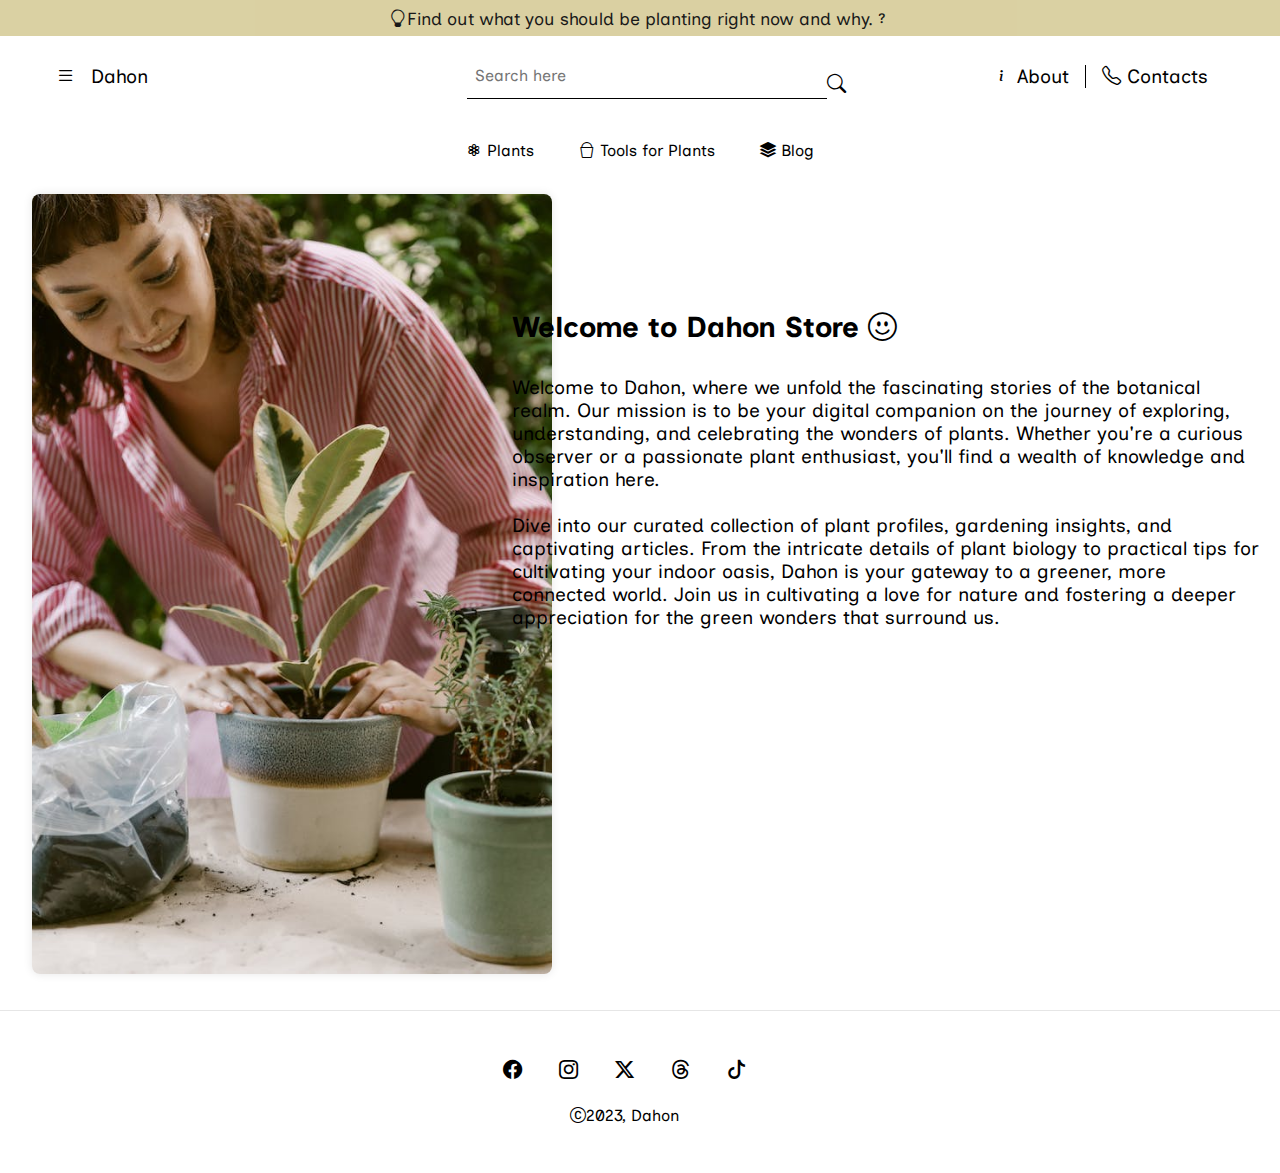
<file: AboutUs.html>
<!DOCTYPE html>
<html>
<head>
<title>About Us</title>
<link rel="stylesheet" type="text/css" href="AboutUs.css" >

<link rel="stylesheet" href="https://cdn.jsdelivr.net/npm/bootstrap-icons@1.11.1/font/bootstrap-icons.css">
<!-- Google Icons -->
<link href="https://fonts.googleapis.com/icon?family=Material+Icons" rel="stylesheet">
</head>
<body>
    <div class="header-ad">
        <div class="ad-content">
            <i class="bi bi-lightbulb"></i> Find out what you should be planting right now and why. <i class="bi bi-question"></i>
        </div>
</div>
<div class="nav-container">
    <div class="burger-menu">
        <i class="bi bi-list"></i>
        <div class="logo"><a href="landing.html">Dahon</a></div>
    </div>
    <div class="search-container">
        <input placeholder="Search here" type="search" name="search" id="search"><i class="bi bi-search" name="searchbtn"></i>
    </div>
    <div class="hug-container">
        <div class="about-us">
            <a href="AboutUs.html"><i class="bi bi-info"></i> <span>About</span></a>
        </div>
        <div class="divider-length"></div>
        <div class="contacts">
            <a href="#contacts"><i class="bi bi-telephone"></i> <span>Contacts</span></a>
        </div>
    </div>
</div>
<div class="second-nav">
    <ul class="navigation">
        <li class="nav-list"><a href="plants.html"><i class="bi bi-flower3"></i> Plants</a></li>
        <li class="nav-list"><a href="tools.html"><i class="bi bi-bucket"></i> Tools for Plants</a></li>
        <li class="nav-list"><a href="blog.html"><i class="bi bi-stack"></i> Blog</a></li>
    </ul>
</div>


<div class="about-section">
    <div class="picture-holder">
        <img src="Begginer.jpeg" alt="Dahon Store Image">
    </div>
    <div class="description">
        <h2>Welcome to Dahon Store <i class="bi bi-emoji-smile"></i></h2>
        <p>
            Welcome to Dahon, where we unfold the fascinating stories of the botanical realm. Our mission is to be your digital companion on the journey of exploring, understanding, and celebrating the wonders of plants. Whether you're a curious observer or a passionate plant enthusiast, you'll find a wealth of knowledge and inspiration here.
        </p><br>
        <p>
            Dive into our curated collection of plant profiles, gardening insights, and captivating articles. From the intricate details of plant biology to practical tips for cultivating your indoor oasis, Dahon is your gateway to a greener, more connected world. Join us in cultivating a love for nature and fostering a deeper appreciation for the green wonders that surround us.
        </p>
    </div>
</div>

<div class="divider"></div>


<div class="footer-container" id="contacts">
    <footer>
        <div class="socials">
            <a href="#"><i class="bi bi-facebook"></i></a>
            <a href="#"><i class="bi bi-instagram"></i></a>
            <a href="#"><i class="bi bi-twitter-x"></i></a>
            <a href="#"><i class="bi bi-threads"></i></a>
            <a href="#"><i class="bi bi-tiktok"></i></a>


        </div>
        <div class="credit">
            <i class="bi bi-c-circle"></i> 2023, Dahon
        </div>
    </footer>
</div>
</div>
</body>
</html>
</file>
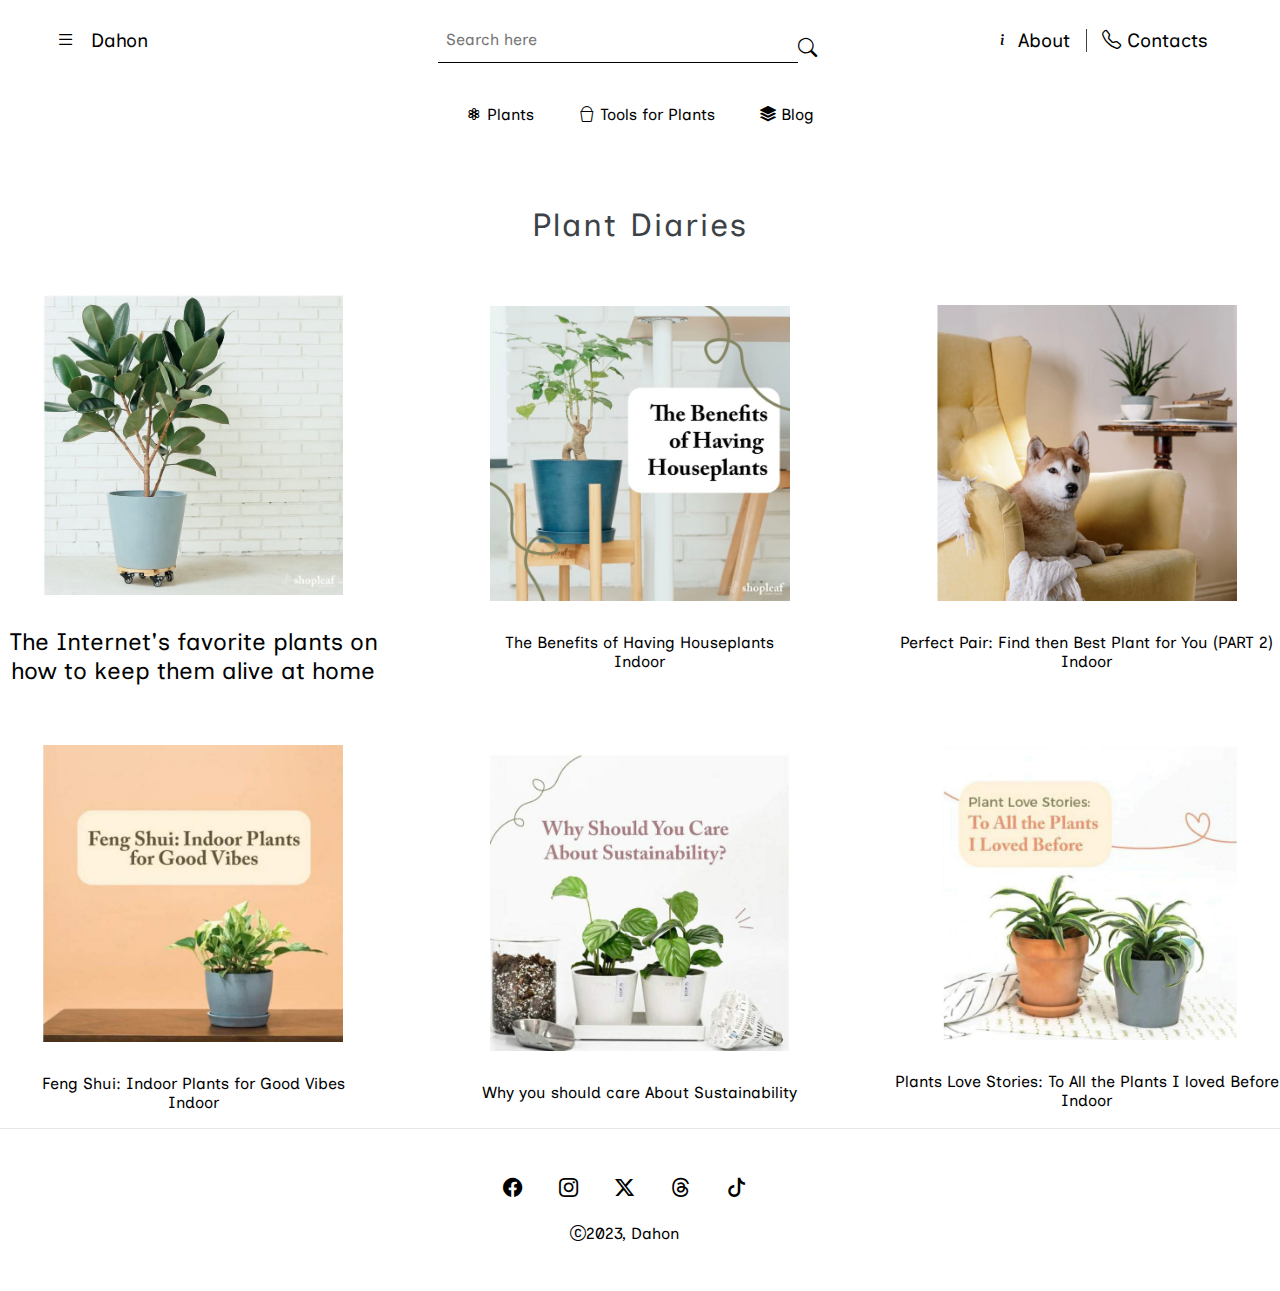
<file: blog.html>
<!DOCTYPE html>
<html lang="en">
<head>
    <meta charset="UTF-8">
    <meta name="viewport" content="width=device-width, initial-scale=1.0">
    <title>Blog | Dahon</title>
        <!-- Bootstrap -->
        <link rel="stylesheet" href="https://cdn.jsdelivr.net/npm/bootstrap-icons@1.11.1/font/bootstrap-icons.css">
        <!-- Google Icons -->
        <link href="https://fonts.googleapis.com/icon?family=Material+Icons" rel="stylesheet">
        <!-- Favicon -->
        <link rel="shortcut icon" href="favicon-32x32-removebg-preview.png" type="image/x-icon">
        <link rel="stylesheet" href="blog.css">
</head>
<body>
    <div class="container">
        
        <div class="nav-container">
            <div class="burger-menu">
                <i class="bi bi-list"></i>
                <div class="logo"><a href="landing.html">Dahon</a></div>
            </div>
            <div class="search-container">
                <input placeholder="Search here" type="search" name="search" id="search"><i class="bi bi-search" name="searchbtn"></i>
            </div>
            <div class="hug-container">
                <div class="about-us">
                    <a href="AboutUs.html"><i class="bi bi-info"></i> <span>About</span></a>
                </div>
                <div class="divider-length"></div>
                <div class="contacts">
                    <a href="#contacts"><i class="bi bi-telephone"></i> <span>Contacts</span></a>
                </div>
            </div>
        </div>

        <div class="second-nav">
            <ul class="navigation">
                <li class="nav-list"><a href="plants.html"><i class="bi bi-flower3"></i> Plants</a></li>
                <li class="nav-list"><a href="tools.html"><i class="bi bi-bucket"></i> Tools for Plants</a></li>
                <li class="nav-list"><a href="blog.html"><i class="bi bi-stack"></i> Blog</a></li>
            </ul>
        </div>

        <div class="main-title">
            <p>Plant Diaries</p>
        </div>

        <div class="main-wrapper">
                <div class="blog-container">
                    <div class="blog one">
                        <img src="1.jpg" alt="">
                        <div class="blog-name">
                            <p class="blog-title">The Internet's favorite plants on how to keep them alive at home</p>
                            <p class="description"></p>
                        </div>
                    </div>
                    <div class="blog two">
                        <img src="2.jpg" alt="">
                        <div class="blog-name">
                            <p>The Benefits of Having Houseplants</p>
                            <p class="description">Indoor</p>
                        </div>
                    </div>
                    <div class="blog three">
                        <img src="3.jpg" alt="">
                        <div class="blog-name">
                            <p>Perfect Pair: Find then Best Plant for You (PART 2)</p>
                            <p class="description">Indoor</p>
                        </div>
                    </div>
                    <div class="blog four">
                        <img src="4.jpg" alt="">
                        <div class="blog-name">
                            <p>Feng Shui: Indoor Plants for Good Vibes</p>
                            <p class="description">Indoor</p>
                        </div>
                    </div>
                    <div class="blog five">
                        <img src="5.jpg" alt="">
                        <div class="blog-name">
                            <p>Why you should care About Sustainability</p>
                            <p class="description"></p>
                        </div>
                    </div>
                    <div class="blog six">
                        <img src="6.jpg" alt="">
                        <div class="blog-name">
                            <p>Plants Love Stories: To All the Plants I loved Before</p>
                            <p class="description">Indoor</p>
                        </div>
                    </div>
            </div>        
        </div>
<div class="divider"></div>
        <div class="footer-container">
            <footer id="contacts">
                <div class="socials">
                    <a href="#"><i class="bi bi-facebook"></i></a>
                    <a href="#"><i class="bi bi-instagram"></i></a>
                    <a href="#"><i class="bi bi-twitter-x"></i></a>
                    <a href="#"><i class="bi bi-threads"></i></a>
                    <a href="#"><i class="bi bi-tiktok"></i></a>


                </div>
                <div class="credit">
                    <i class="bi bi-c-circle"></i> 2023, Dahon
                </div>
            </footer>
        </div>
    </div>
</body>
</html>
</file>
<file: AboutUs.css>
@import url(https://fonts.googleapis.com/css?family=Inclusive+Sans:regular,italic);
@import url(https://fonts.googleapis.com/css?family=Montserrat:100,200,300,regular,500,600,700,800,900,100italic,200italic,300italic,italic,500italic,600italic,700italic,800italic,900italic);
:root {
    --primary-bg: #fff;
    --secondary-bg: #2d3f36;
    --third-bg: #D1C2B5;
    --ad-bg: #D6CC99;
    --secondary-text-color: #fff; /* just in case di bagay sa bg*/
    --alt-text-color: #3d4246; /* desc only */
    --primary-text-color: #000;
}

html {
    scroll-behavior: smooth;
}


body {
    background-color: #ffffff;
}
*{
    text-decoration: none;
    margin: 0;
    padding: 0;
    box-sizing: border-box;
    list-style-type: none;
    color: #000;
    font-family: 'Inclusive Sans';
  }
  
  .burger-menu {
      display: flex;
      justify-content: center;
      padding: .8rem .5rem;
  }
  
  .header-ad {
      width: 100vw;
      background-color: var(--ad-bg);
      height: 4vh;
  }
  
  .header-ad .ad-content {
      display: flex;
      justify-content: center;
      padding: 8px 0;
      color: var(--first-color);
      font-size: 1.1rem;
      width: 100vw;
  }
  
  .header-ad:hover {
      opacity: 90%;
  }
  
  .nav-container {
      padding: 1rem;
      display: flex;
      justify-content: space-between;
      margin: 0 2rem;
      font-size: 1.2rem;
  
  }
  .nav-container .logo {
      margin: 0 0 0 1rem;
  }
  .navigation li a:hover{
      color: #333;
  }
  .navigation li a:after{
      content: '';
      display: block;
      width: 0;
      height: 2px;
      background: var(--secondary-bg);
      transition: width .3s ease;
  }
  .navigation li a:hover:after {
      width: 100%;
      transition: width .3s;
  }
  .nav-container  .hug-container {
      display: flex;
      padding: .8rem .5rem;
  }
  .second-nav .navigation{
      display: flex;
      justify-content: center;
      margin: 1.5rem 0;
  }
  .navigation .nav-list {
      margin: 0 2.5vh;
  }
  .hug-container  .about-us{
      margin: 0 1rem 0 0;
  }
  .contacts {
      margin: 0 1rem;
      text-align: center;
      display: flex;
      justify-content: center;
  }
  .sign-up-in {
      display: flex;
      margin: 0 0 0 1rem;
      text-align: center;
      justify-content: center;
      display: flex;
  }
  .search-container {
      display: flex;
      justify-content: center;
      align-items: center;
      text-align: center;
  }
  .search-container input{
      width: 40vh;
      padding: .8rem .5rem;
      margin: 0 0 0 13.5vw;
      border: none;
      border-bottom: .5px solid black;
      font-size: 1rem;
  }
  .search-container input:focus {
      outline: none;
  }
  .bi-search {
      margin: 1rem 0 0 0;
  }
  .divider-length {
      width: 1px;
      background-color: #000;
  }
  .burger-menu {
    display: flex;
    justify-content: center;
    padding: .8rem .5rem;
}

.header-ad {
    width: 100vw;
    background-color: var(--ad-bg);
    height: 4vh;
}

.header-ad .ad-content {
    display: flex;
    justify-content: center;
    padding: 8px 0;
    color: var(--first-color);
    font-size: 1.1rem;
    width: 100vw;
}

.header-ad:hover {
    opacity: 90%;
}

.nav-container {
    padding: 1rem;
    display: flex;
    justify-content: space-between;
    margin: 0 2rem;
    font-size: 1.2rem;
    
}

.nav-container .logo {
    margin: 0 0 0 1rem;
}


.navigation li a:hover{
    color: #333;
}

.navigation li a:after{
    content: '';
    display: block;
    width: 0;
    height: 2px;
    background: var(--secondary-bg);
    transition: width .3s ease;
}

.navigation li a:hover:after {
    width: 100%;
    transition: width .3s;
}

.nav-container  .hug-container {
    display: flex;
    padding: .8rem .5rem;
}

.second-nav .navigation{
    display: flex;
    justify-content: center;
    margin: 1.5rem 0;
}


.navigation .nav-list {
    margin: 0 2.5vh;
}


.hug-container  .about-us{
    margin: 0 1rem 0 0;
}

.contacts {
    margin: 0 1rem;
    text-align: center;
    display: flex;
    justify-content: center;
}

.sign-up-in {
    display: flex;
    margin: 0 0 0 1rem;
    text-align: center;
    justify-content: center;
    display: flex;
}


.search-container {
    display: flex;
    justify-content: center;
    align-items: center;
    text-align: center;
}

.search-container input{
    width: 40vh;
    padding: .8rem .5rem;
    margin: 0 0 0 13.5vw;
    border: none;
    border-bottom: .5px solid black;
    font-size: 1rem;
}

.search-container input:focus {
    outline: none;
}

.bi-search {
    margin: 1rem 0 0 0;
}

.about-section {
    display: flex;
    align-items: center;
    margin: 2rem 0;
}

.picture-holder {
    width: 40%;
    padding: 0 2rem;
}

.picture-holder img {
    width: 520px;
    height: auto;
    border-radius: 8px;
    box-shadow: 0 0 10px rgba(0, 0, 0, 0.1);
}

.description {
    width: 60%;
    font-size: 1.2rem;
    margin-top: 1rem;
    margin-bottom: 15.5rem;
    margin-right: 1.25rem;
}

.description h2 {
    margin-bottom: 2rem; 
    margin-right: 1.25rem;
}

body {
    overflow-x: hidden;
}

.footer-container {
    display: flex;
    justify-content: center;
    padding: 2rem;
    margin: 1rem;
}

.social-title {
    display: flex;
    justify-content: center;
    margin: 0 2rem 0 0;
    padding: 1.5em;
    font-size: 1.2rem;
    color: var(--alt-text-color);
}

.socials .bi{
    justify-content: center;
    margin-right: 2rem;
    font-size: 1.2rem;
}

.socials .bi:hover {
    opacity: 70%;
}

.credit {
    display: flex;
    justify-content: center;
    margin: 1.5rem 2rem 0 0;
}


a, button {
    cursor: pointer;
}

.divider {
    border: none;
    border-bottom: .5px solid #e6e6e6;
    margin: 1rem 0;
}


.divider {
    border: none;
    border-bottom: .5px solid #e6e6e6;
    margin: 1rem 0;
}
</file>
<file: blog.css>
@import url(https://fonts.googleapis.com/css?family=Inclusive+Sans:regular,italic);
@import url(https://fonts.googleapis.com/css?family=Montserrat:100,200,300,regular,500,600,700,800,900,100italic,200italic,300italic,italic,500italic,600italic,700italic,800italic,900italic);
:root {
    --primary-bg: #fff;
    --secondary-bg: #2d3f36;
    --third-bg: #D1C2B5;
    --ad-bg: #D6CC99;
    --secondary-text-color: #fff; /* just in case di bagay sa bg*/
    --alt-text-color: #3d4246; /* desc only */
    --primary-text-color: #000;
}

* {
    text-decoration: none;
    margin: 0;
    padding: 0;
    box-sizing: border-box;
    list-style-type: none;
    color: #000;
    font-family: 'Inclusive Sans';
}

.burger-menu {
    display: flex;
    justify-content: center;
    padding: .8rem .5rem;
}

.header-ad {
    width: 100vw;
    background-color: var(--ad-bg);
    height: 4vh;
}

.header-ad .ad-content {
    display: flex;
    justify-content: center;
    padding: 8px 0;
    color: var(--first-color);
    font-size: 1.1rem;
    width: 100vw;
}

.header-ad:hover {
    opacity: 90%;
}

.nav-container {
    padding: 1rem;
    display: flex;
    justify-content: space-between;
    margin: 0 2rem;
    font-size: 1.2rem;
    
}

.nav-container .logo {
    margin: 0 0 0 1rem;
}


.navigation li a:hover{
    color: #333;
}

.navigation li a:after{
    content: '';
    display: block;
    width: 0;
    height: 2px;
    background: var(--secondary-bg);
    transition: width .3s ease;
}

.navigation li a:hover:after {
    width: 100%;
    transition: width .3s;
}

.nav-container  .hug-container {
    display: flex;
    padding: .8rem .5rem;
}

.second-nav .navigation{
    display: flex;
    justify-content: center;
    margin: 1.5rem 0;
}


.navigation .nav-list {
    margin: 0 2.5vh;
}


.hug-container  .about-us{
    margin: 0 1rem 0 0;
}

.contacts {
    margin: 0 1rem;
    text-align: center;
    display: flex;
    justify-content: center;
}

.sign-up-in {
    display: flex;
    margin: 0 0 0 1rem;
    text-align: center;
    justify-content: center;
    display: flex;
}


.search-container {
    display: flex;
    justify-content: center;
    align-items: center;
    text-align: center;
}

.search-container input{
    width: 40vh;
    padding: .8rem .5rem;
    margin: 0 0 0 9vw;
    border: none;
    border-bottom: .5px solid black;
    font-size: 1rem;
}

.search-container input:focus {
    outline: none;
}

.bi-search {
    margin: 1rem 0 0 0;
}


.divider {
    margin: 5rem 0 2rem 0;
    border: none;
    border-bottom: 0.5px solid var(--divider);
    width: 100%;
}

.divider-length {
    width: .5px;
    background-color: var(--alt-text-color);
}   

.blog-name {
    text-align: center;
}

/* Default styles for larger screens */
.nav-container {
    padding: 1rem;
    display: flex;
    justify-content: space-between;
    margin: 0 2rem;
    font-size: 1.2rem;
  }
  
  .nav-container .logo {
    margin: 0 0 0 1rem;
  }
  
  /* Media query for smaller screens */
  @media (max-width: 950px) {
    .nav-container {
      flex-direction: column; /* Stack elements vertically */
      align-items: center; /* Center-align elements */
      padding: 1rem 0; /* Reduce top and bottom padding */
    }
  
    .nav-container .logo {
      margin-bottom: 1rem; /* Add space below the logo */
    }
  
    .hug-container {
      margin-top: 1rem; /* Add space above the "hug-container" */
    }
  }
  


.main-title {
    text-align: center;
    margin: 5rem 0 3rem 0;
    font-size: 2rem;
}

.main-title p {
    color: var(--alt-text-color);
    letter-spacing: 2px;
}


.blog-container {
    display: grid;
    grid-template-columns: repeat(3, 1fr); 
    gap: 60px; 
    justify-items: center; 
}


.blog-title {
    font-size: 1.5rem;
}

.blog-container .blog img {
    width: 300px;
    transition-duration: 200ms;
    cursor: pointer;
}

.blog img:hover {
    scale: 1.2;
}

.blog-name {
    margin: 2rem 0 0 0;
}

.blog {
    display: flex;
    justify-content: center;
    flex-direction: column;
    align-items: center;
}


@media (max-width: 1200px) {
    .blog-container {
    grid-template-columns: repeat(3 1fr);
}
}


@media (max-width: 1010px) {
.blog-container {
    grid-template-columns: repeat(2, 1fr);
}
}

@media (max-width: 576px) {
.blog-container {
    grid-template-columns: repeat(1, 1fr);
    }
}




.footer-container {
    display: flex;
    justify-content: center;
    padding: 2rem;
    margin: 1rem;
}

.social-title {
    display: flex;
    justify-content: center;
    margin: 0 2rem 0 0;
    padding: 1.5em;
    font-size: 1.2rem;
    color: var(--alt-text-color);
}

.socials .bi{
    justify-content: center;
    margin-right: 2rem;
    font-size: 1.2rem;
}

.socials .bi:hover {
    opacity: 70%;
}

.credit {
    display: flex;
    justify-content: center;
    margin: 1.5rem 2rem 0 0;
}


a, button {
    cursor: pointer;
}

.divider {
    border: none;
    border-bottom: .5px solid #e6e6e6;
    margin: 1rem 0;
}
</file>
